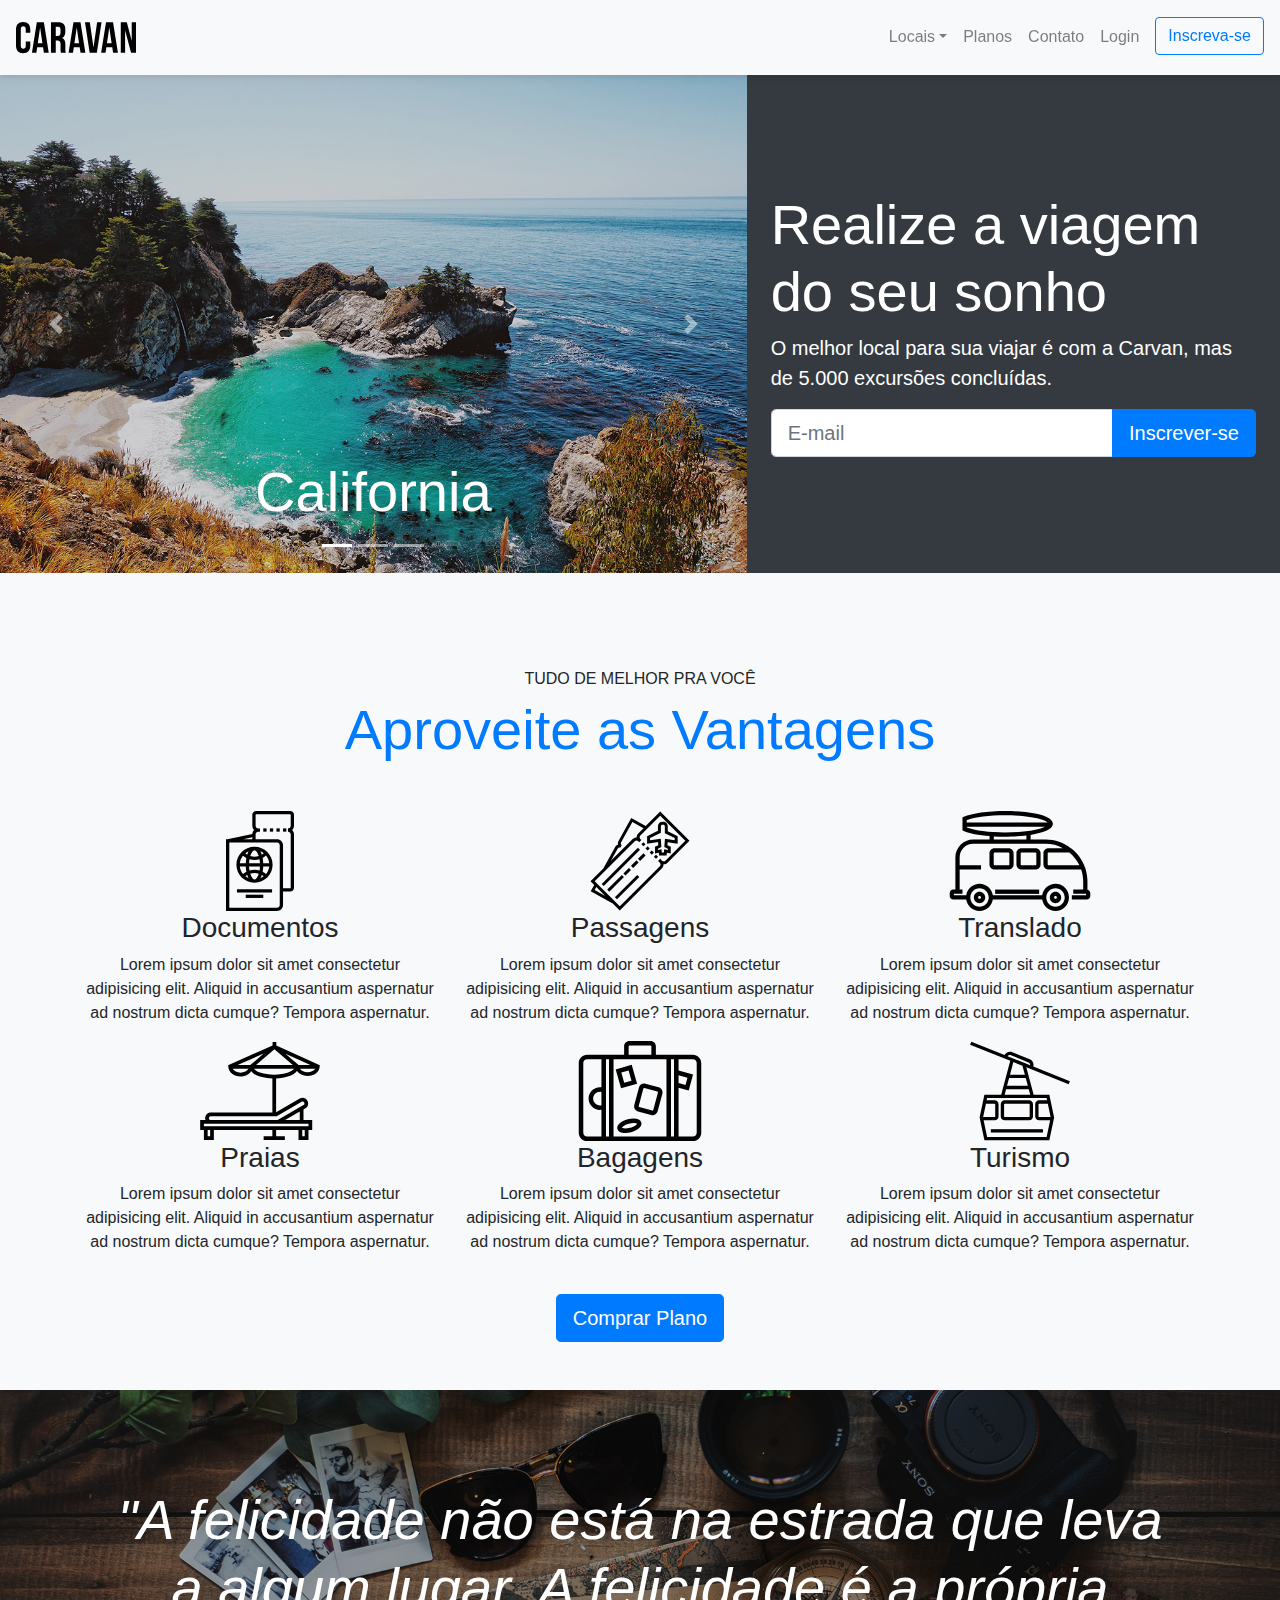
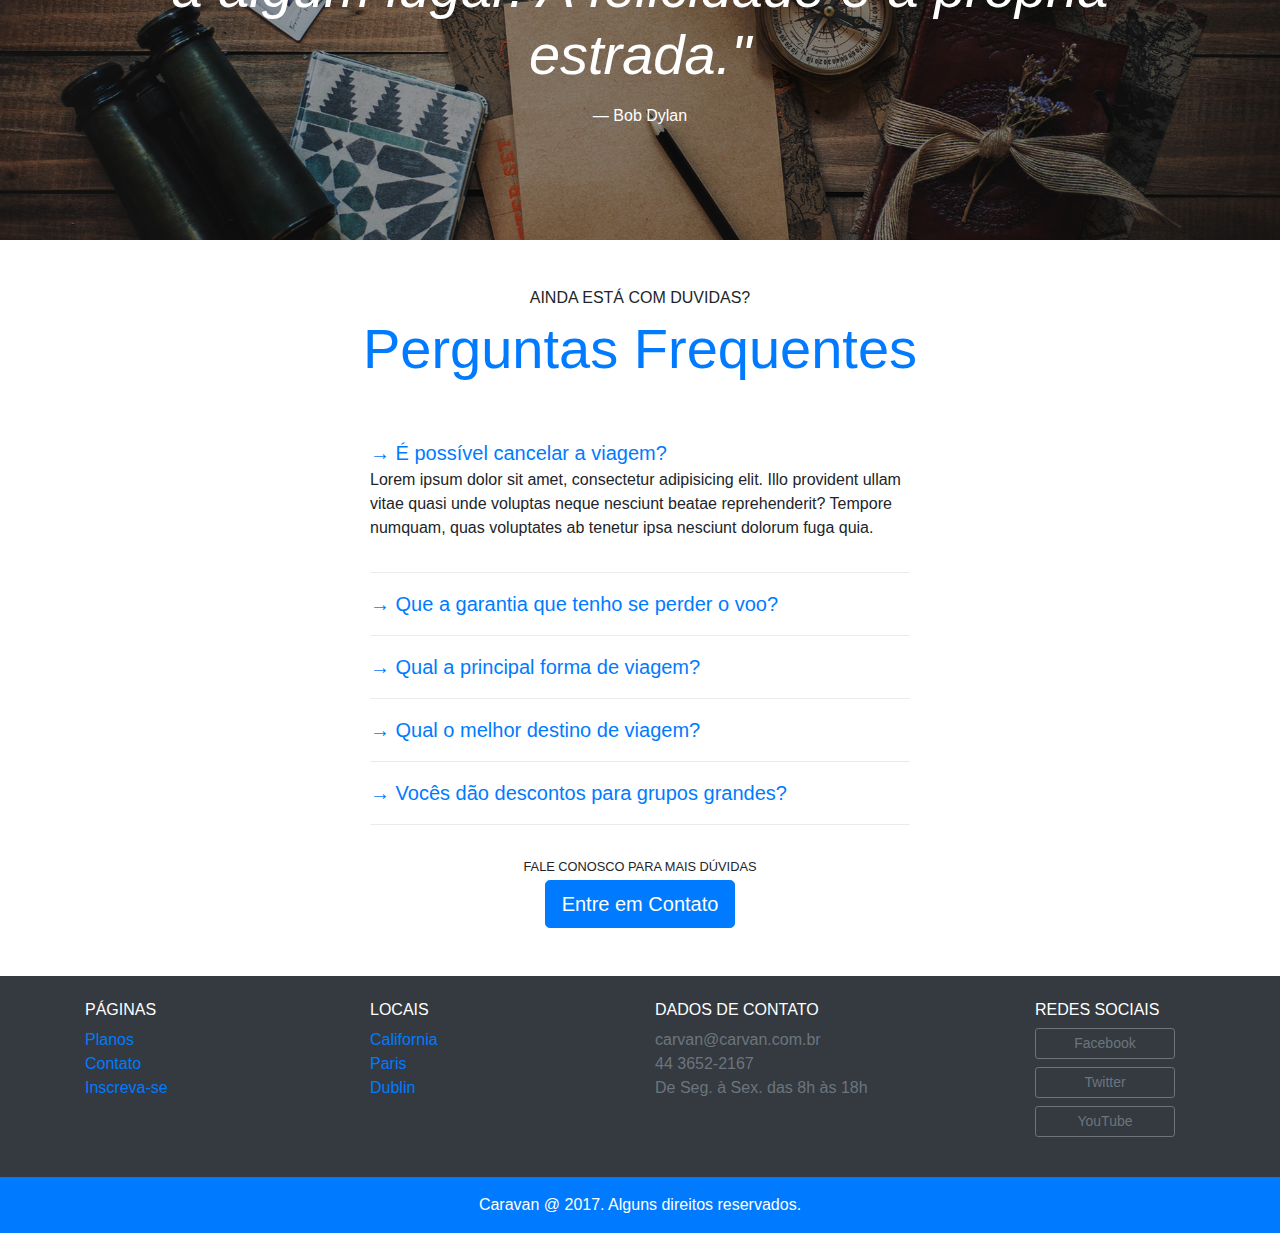
<file: index.html>
<!DOCTYPE html>
<html lang="pt-br">

<head>
    <meta charset="UTF-8">
    <meta name="viewport" content="width=device-width, initial-scale=1.0">
    <title>Carvan</title>
    <link rel="stylesheet" href="css/bootstrap.css">
    <link rel="stylesheet" href="css/style.css">

</head>

<body>

    <!-- Modal -->
    <div class="modal fade" id="modalLogin" tabindex="-1" role="dialog" aria-labelledby="modalLoginTitulo"
        aria-hidden="true">
        <div class="modal-dialog" role="document">
            <div class="modal-content">
                <div class="modal-header">
                    <h5 class="modal-title" id="modalLoginTitulo">Entre na Sua Conta</h5>
                    <button type="button" class="close" data-dismiss="modal" aria-label="Close">
                        <span aria-hidden="true">&times;</span>
                    </button>
                </div>

                <div class="modal-body">
                    <form>
                        <div class="form-group">
                            <label for="loginEmail">Email</label>
                            <input type="email" class="form-control" id="loginEmail">
                        </div>

                        <div class="form-group">
                            <label for="loginSenha">Password</label>
                            <input type="password" class="form-control" id="loginSenha">
                        </div>

                        <button type="submit" class="btn btn-primary">Entrar</button>
                        <small class="form-text text-muted">Esqueceu a senha? <a href="#">Clique aqui!</a></small>
                    </form>
                </div>
            </div>
        </div>
    </div>
    <!-- Modal -->

    <nav class="navbar navbar-expand-md navbar-light bg-light fixed-top py-3 box-shadow">
        <a href="index.html" class="navbar-brand"><img src="img/caravan.svg" alt="Caravan"></a>
        <button class="navbar-toggler" type="button" data-toggle="collapse" data-target="#navbarSupportedContent"
            aria-controls="navbarSupportedContent" aria-expanded="false" aria-label="Toggle navigation">
            <span class="navbar-toggler-icon"></span>
        </button>

        <div class="collapse navbar-collapse" id="navbarSupportedContent">
            <ul class="navbar-nav ml-auto">
                <li class="nav-item dropdown">
                    <a class="nav-link dropdown-toggle" href="#" id="navbarDropdownMenuLink" data-toggle="dropdown"
                        aria-haspopup="true" aria-expanded="false">Locais</a>
                    <div class="dropdown-menu" aria-labelledby="navbarDropdownMenuLink">
                        <a class="dropdown-item" href="local.html">California</a>
                        <a class="dropdown-item" href="local.html">Paris</a>
                        <a class="dropdown-item" href="local.html">Dublin</a>
                    </div>
                </li>
                <li class="nav-item">
                    <a href="planos.html" class="nav-link">Planos</a>
                </li>
                <li class="nav-item">
                    <a href="contato.html" class="nav-link">Contato</a>
                </li>
                <li class="nav-item">
                    <a href="#" class="nav-link" data-toggle="modal" data-target="#modalLogin">Login</a>
                </li>
                <li class="nav-item">
                    <a href="inscricao.html" class="btn btn-outline-primary ml-md-2">Inscreva-se</a>
                </li>
            </ul>
        </div>
    </nav>


    <section class="container-fluid">
        <div class="row bg-dark text-white">
            <div class="col-lg-7 p-0">
                <div id="carouselCidades" class="carousel slide" data-ride="carousel">
                    <ol class="carousel-indicators">
                        <li data-target="#carouselCidades" data-slide-to="0" class="active"></li>
                        <li data-target="#carouselCidades" data-slide-to="1"></li>
                        <li data-target="#carouselCidades" data-slide-to="2"></li>
                    </ol>
                    <div class="carousel-inner">
                        <div class="carousel-item active">
                            <img class="d-block w-100" src="img/california.jpg" alt="California">
                            <div class="carousel-caption">
                                <h4 class="display-4">California</h5>
                            </div>
                        </div>
                        <div class="carousel-item">
                            <img class="d-block w-100" src="img/paris.jpg" alt="Paris">
                            <div class="carousel-caption">
                                <h4 class="display-4">Paris</h5>
                            </div>
                        </div>
                        <div class="carousel-item">
                            <img class="d-block w-100" src="img/dublin.jpg" alt="Dublin">
                            <div class="carousel-caption">
                                <h4 class="display-4">Dublin</h5>
                            </div>
                        </div>
                    </div>
                    <a class="carousel-control-prev" href="#carouselCidades" role="button" data-slide="prev">
                        <span class="carousel-control-prev-icon" aria-hidden="true"></span>
                        <span class="sr-only">Aterior</span>
                    </a>
                    <a class="carousel-control-next" href="#carouselCidades" role="button" data-slide="next">
                        <span class="carousel-control-next-icon" aria-hidden="true"></span>
                        <span class="sr-only">Próximo</span>
                    </a>
                </div>
            </div>

            <div class="col-lg-5 align-self-center p-4">
                <h1 class="display-4">Realize a viagem do seu sonho</h1>
                <p class="lead">O melhor local para sua viajar é com a Carvan, mas de 5.000 excursões concluídas.</p>
                <form action="">
                    <div class="input-group input-group-lg">
                        <input type="text" class="form-control" placeholder="E-mail" aria-label="Email">
                        <div class="input-group-append">
                            <button class="btn btn-primary" type="button">Inscrever-se</button>
                        </div>
                    </div>
                </form>
            </div>
        </div>
    </section>


    <section class="py-5 bg-light text-center">
        <div class="container">
            <div class="my-5">
                <span class="h6 d-block">TUDO DE MELHOR PRA VOCÊ</span>
                <h2 class="display-4 text-primary">Aproveite as Vantagens</h2>
            </div>

            <div class="row">
                <div class="col-xl-4 col-md-6">
                    <div class="d-flex justify-content-center" style="height: 100px;">
                        <img src="img/icones/passaporte.svg" alt="Documentos">
                    </div>
                    <h3>Documentos</h3>
                    <p>Lorem ipsum dolor sit amet consectetur adipisicing elit. Aliquid in accusantium aspernatur ad
                        nostrum dicta cumque? Tempora aspernatur.</p>
                </div>
                <div class="col-xl-4 col-md-6">
                    <div class="d-flex justify-content-center" style="height: 100px;">
                        <img src="img/icones/passagens.svg" alt="Passagens">
                    </div>
                    <h3>Passagens</h3>
                    <p>Lorem ipsum dolor sit amet consectetur adipisicing elit. Aliquid in accusantium aspernatur ad
                        nostrum dicta cumque? Tempora aspernatur.</p>
                </div>
                <div class="col-xl-4 col-md-6">
                    <div class="d-flex justify-content-center" style="height: 100px;">
                        <img src="img/icones/translado.svg" alt="Translado">
                    </div>
                    <h3>Translado</h3>
                    <p>Lorem ipsum dolor sit amet consectetur adipisicing elit. Aliquid in accusantium aspernatur ad
                        nostrum dicta cumque? Tempora aspernatur.</p>
                </div>
                <div class="col-xl-4 col-md-6">
                    <div class="d-flex justify-content-center" style="height: 100px;">
                        <img src="img/icones/praias.svg" alt="Praias">
                    </div>
                    <h3>Praias</h3>
                    <p>Lorem ipsum dolor sit amet consectetur adipisicing elit. Aliquid in accusantium aspernatur ad
                        nostrum dicta cumque? Tempora aspernatur.</p>
                </div>
                <div class="col-xl-4 col-md-6">
                    <div class="d-flex justify-content-center" style="height: 100px;">
                        <img src="img/icones/bagagens.svg" alt="Bagagens">
                    </div>
                    <h3>Bagagens</h3>
                    <p>Lorem ipsum dolor sit amet consectetur adipisicing elit. Aliquid in accusantium aspernatur ad
                        nostrum dicta cumque? Tempora aspernatur.</p>
                </div>
                <div class="col-xl-4 col-md-6">
                    <div class="d-flex justify-content-center" style="height: 100px;">
                        <img src="img/icones/turismo.svg" alt="Turismo">
                    </div>
                    <h3>Turismo</h3>
                    <p>Lorem ipsum dolor sit amet consectetur adipisicing elit. Aliquid in accusantium aspernatur ad
                        nostrum dicta cumque? Tempora aspernatur.</p>
                </div>
            </div>

            <a href="planos.html" class="btn btn-primary btn-lg mt-4">Comprar Plano</a>
        </div>
    </section>


    <section class="p-md-5" id="home-quote">
        <blockquote class="blockquote text-center text-white p-md-5 p-3">
            <p class="display-4 "><em>"A felicidade não está na estrada que leva a algum lugar. A felicidade é a própria
                    estrada."</em></p>
            <footer class="blockquote-footer text-white">Bob Dylan</footer>
        </blockquote>
    </section>


    <section class="container">
        <div class="my-5 text-center">
            <span class="h6 d-block">AINDA ESTÁ COM DUVIDAS?</span>
            <h2 class="display-4 text-primary">Perguntas Frequentes</h2>
        </div>

        <div class="row justify-content-center">
            <div class="col-md-6" id="perguntasFrequentes" data-children=".pergunta">
                <div class="pergunta py-2">
                    <a href="#pergunta1" class="lead" data-toggle="collapse" aria-expanded="true"
                        aria-controls="pergunta1">→ É possível cancelar a viagem?</a>
                    <div id="pergunta1" class="collapse show" data-parent="#perguntasFrequentes" role="tabpanel">
                        <p>Lorem ipsum dolor sit amet, consectetur adipisicing elit. Illo provident ullam vitae quasi
                            unde voluptas neque nesciunt beatae reprehenderit? Tempore numquam, quas voluptates ab
                            tenetur ipsa nesciunt dolorum fuga quia.</p>
                    </div>
                </div>
                <div class="dropdown-divider"></div>
                <div class="pergunta py-2">
                    <a href="#pergunta2" class="lead" data-toggle="collapse" aria-expanded="false"
                        aria-controls="pergunta2">→ Que a garantia que tenho se perder o voo?</a>
                    <div id="pergunta2" class="collapse" data-parent="#perguntasFrequentes" role="tabpanel">
                        <p>Lorem ipsum dolor sit amet, consectetur adipisicing elit. Illo provident ullam vitae quasi
                            unde voluptas neque nesciunt beatae reprehenderit? Tempore numquam, quas voluptates ab
                            tenetur ipsa nesciunt dolorum fuga quia.</p>
                    </div>
                </div>
                <div class="dropdown-divider"></div>
                <div class="pergunta py-2">
                    <a href="#pergunta3" class="lead" data-toggle="collapse" aria-expanded="false"
                        aria-controls="pergunta3">→ Qual a principal forma de viagem?</a>
                    <div id="pergunta3" class="collapse" data-parent="#perguntasFrequentes" role="tabpanel">
                        <p>Lorem ipsum dolor sit amet, consectetur adipisicing elit. Illo provident ullam vitae quasi
                            unde voluptas neque nesciunt beatae reprehenderit? Tempore numquam, quas voluptates ab
                            tenetur ipsa nesciunt dolorum fuga quia.</p>
                    </div>
                </div>
                <div class="dropdown-divider"></div>
                <div class="pergunta py-2">
                    <a href="#pergunta4" class="lead" data-toggle="collapse" aria-expanded="false"
                        aria-controls="pergunta4">→ Qual o melhor destino de viagem?</a>
                    <div id="pergunta4" class="collapse" data-parent="#perguntasFrequentes" role="tabpanel">
                        <p>Lorem ipsum dolor sit amet, consectetur adipisicing elit. Illo provident ullam vitae quasi
                            unde voluptas neque nesciunt beatae reprehenderit? Tempore numquam, quas voluptates ab
                            tenetur ipsa nesciunt dolorum fuga quia.</p>
                    </div>
                </div>
                <div class="dropdown-divider"></div>
                <div class="pergunta py-2">
                    <a href="#pergunta5" class="lead" data-toggle="collapse" aria-expanded="false"
                        aria-controls="pergunta5">→ Vocês dão descontos para grupos grandes?</a>
                    <div id="pergunta5" data-parent="#perguntasFrequentes" class="collapse" role="tabpanel">
                        <p>Lorem ipsum dolor sit amet, consectetur adipisicing elit. Illo provident ullam vitae quasi
                            unde voluptas neque nesciunt beatae reprehenderit? Tempore numquam, quas voluptates ab
                            tenetur ipsa nesciunt dolorum fuga quia.</p>
                    </div>
                </div>
                <div class="dropdown-divider"></div>
            </div>
        </div>

        <div class="text-center my-4">
            <p class="small m-1">FALE CONOSCO PARA MAIS DÚVIDAS</p>
            <a href="contato.html" class="btn btn-primary btn-lg">Entre em Contato</a>
        </div>
    </section>


    <footer class="bg-dark text-white mt-5">
        <div class="container py-4">
            <div class="row">
                <div class="col-md-3 col-6">
                    <h4 class="h6">PÁGINAS</h4>
                    <ul class="list-unstyled">
                        <li><a href="planos.html">Planos</a></li>
                        <li><a href="contato.html">Contato</a></li>
                        <li><a href="inscricao.html">Inscreva-se</a></li>
                    </ul>
                </div>

                <div class="col-md-3 col-6">
                    <h4 class="h6">LOCAIS</h4>
                    <ul class="list-unstyled">
                        <li><a href="local.html">California</a></li>
                        <li><a href="local.html">Paris</a></li>
                        <li><a href="local.html">Dublin</a></li>
                    </ul>
                </div>

                <div class="col-md-4">
                    <h4 class="h6">DADOS DE CONTATO</h4>
                    <ul class="list-unstyled text-secondary">
                        <li>carvan@carvan.com.br</li>
                        <li>44 3652-2167</li>
                        <li>De Seg. à Sex. das 8h às 18h</li>
                    </ul>
                </div>

                <div class="col-md-2">
                    <h4 class="h6">REDES SOCIAIS</h4>
                    <ul class="list-unstyled">
                        <li><a href="#" class="btn btn-sm btn-outline-secondary mb-2 btn-block"
                                style="max-width: 140px;">Facebook</a></li>
                        <li><a href="#" class="btn btn-sm btn-outline-secondary mb-2 btn-block"
                                style="max-width: 140px;">Twitter</a></li>
                        <li><a href="#" class="btn btn-sm btn-outline-secondary mb-2 btn-block"
                                style="max-width: 140px;">YouTube</a></li>
                    </ul>
                </div>
            </div>
        </div>

        <div class="bg-primary text-center py-3">
            <p class="mb-0">Caravan @ 2017. Alguns direitos reservados.</p>
        </div>
    </footer>



    <script type="text/javascript" src="js/jquery-3.2.1.slim.min.js"></script>
    <script type="text/javascript" src="js/popper.min.js"></script>
    <script type="text/javascript" src="js/bootstrap.js"></script>
    <script type="text/javascript" src="js/app.js"></script>
</body>

</html>
</file>
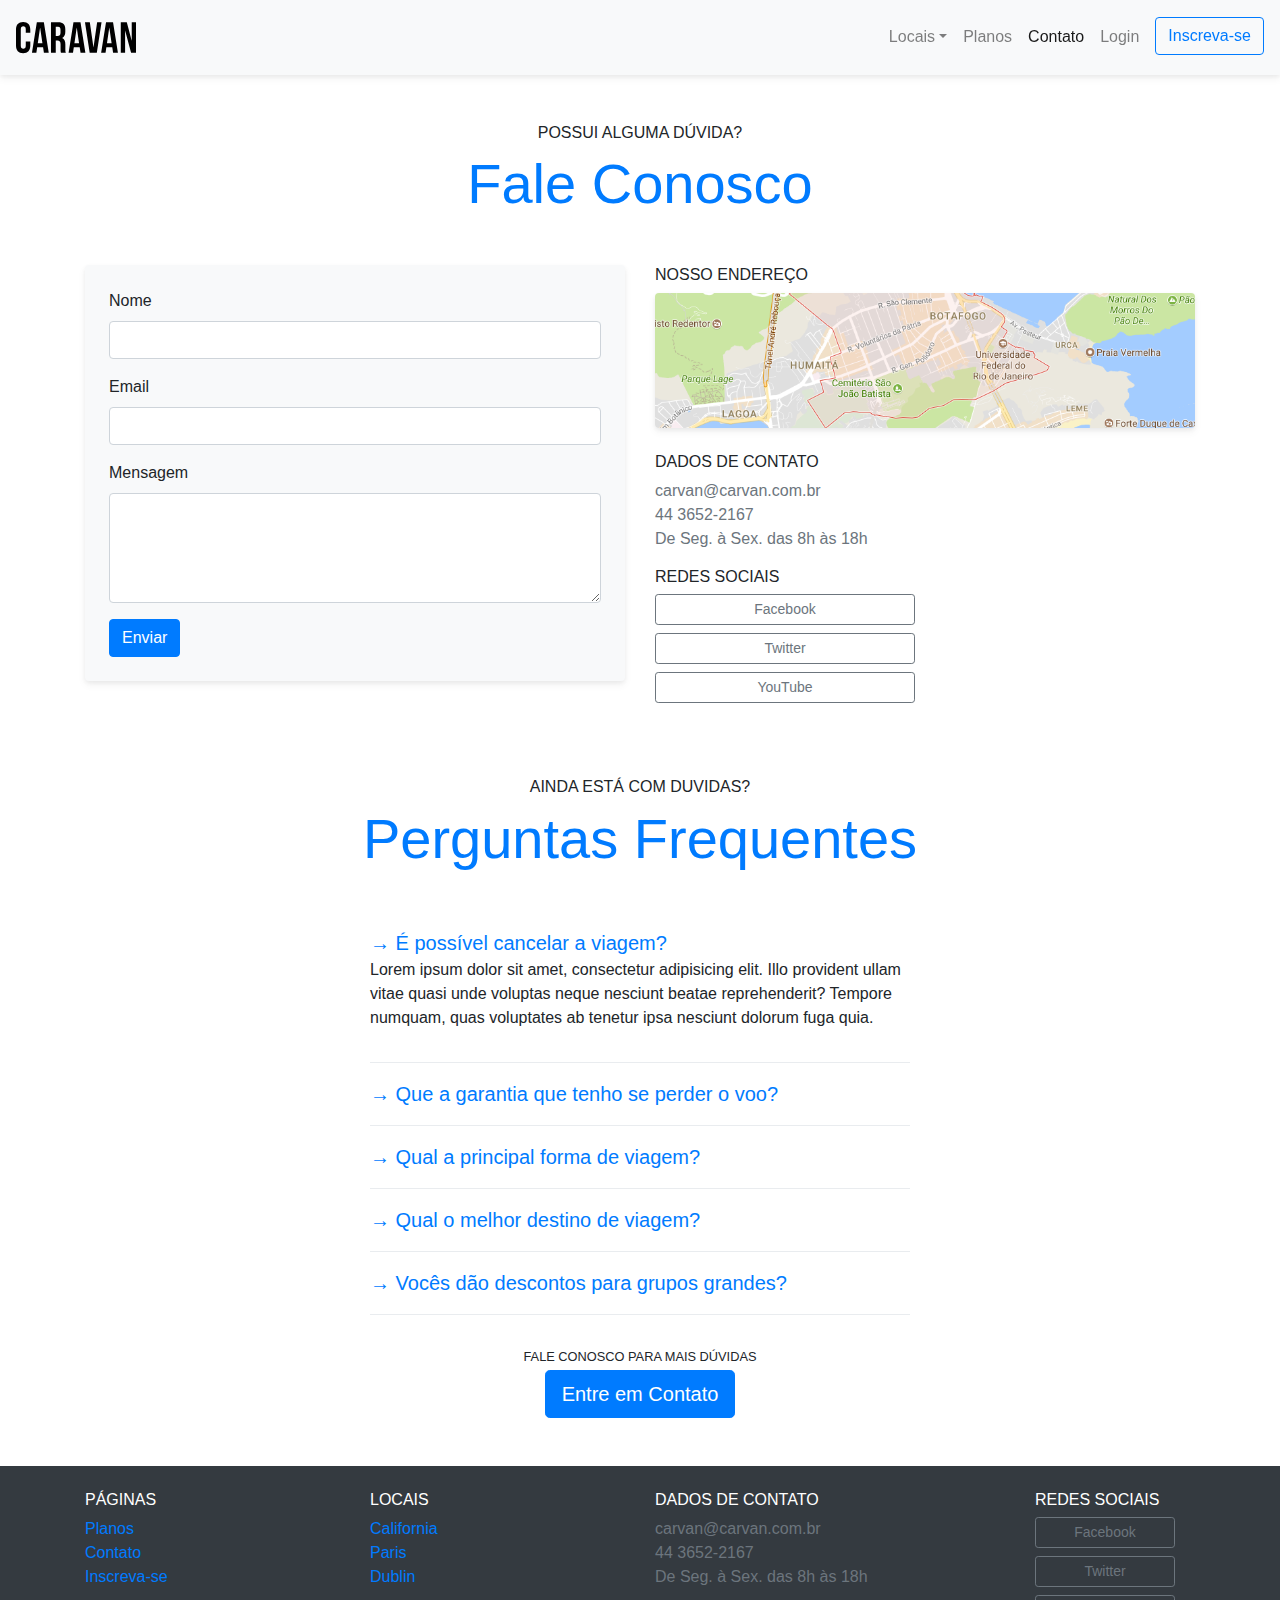
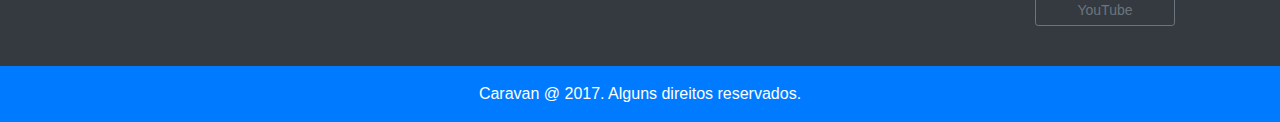
<file: contato.html>
<!DOCTYPE html>
<html lang="pt-br">
<head>
    <meta charset="UTF-8">
    <meta name="viewport" content="width=device-width, initial-scale=1.0">
    <title>Carvan - Contato</title>
    <link rel="stylesheet" href="css/bootstrap.css">
    <link rel="stylesheet" href="css/style.css">

</head>
<body>

    <!-- Modal -->
    <div class="modal fade" id="modalLogin" tabindex="-1" role="dialog" aria-labelledby="modalLoginTitulo" aria-hidden="true">
        <div class="modal-dialog" role="document">
            <div class="modal-content">
                <div class="modal-header">
                <h5 class="modal-title" id="modalLoginTitulo">Entre na Sua Conta</h5>
                <button type="button" class="close" data-dismiss="modal" aria-label="Close">
                    <span aria-hidden="true">&times;</span>
                </button>
                </div>
                   
                <div class="modal-body">
                    <form>
                        <div class="form-group">
                        <label for="loginEmail">Email</label>
                        <input type="email" class="form-control" id="loginEmail">
                        </div>

                        <div class="form-group">
                        <label for="loginSenha">Password</label>
                        <input type="password" class="form-control" id="loginSenha">
                        </div>

                        <button type="submit" class="btn btn-primary">Entrar</button>
                        <small class="form-text text-muted">Esqueceu a senha? <a href="#">Clique aqui!</a></small>
                    </form>
                </div>
            </div>
        </div>
    </div>
    <!-- Modal -->

    <nav class="navbar navbar-expand-md navbar-light bg-light fixed-top py-3 box-shadow">
        <a href="index.html" class="navbar-brand"><img src="img/caravan.svg" alt="Caravan"></a>
        <button class="navbar-toggler" type="button" data-toggle="collapse" data-target="#navbarSupportedContent" aria-controls="navbarSupportedContent" aria-expanded="false" aria-label="Toggle navigation">
            <span class="navbar-toggler-icon"></span>
        </button>
        
        <div class="collapse navbar-collapse" id="navbarSupportedContent">
            <ul class="navbar-nav ml-auto">
                <li class="nav-item dropdown">
                    <a class="nav-link dropdown-toggle" href="#" id="navbarDropdownMenuLink" data-toggle="dropdown" aria-haspopup="true" aria-expanded="false">Locais</a>
                    <div class="dropdown-menu" aria-labelledby="navbarDropdownMenuLink">
                        <a class="dropdown-item" href="local.html">California</a>
                        <a class="dropdown-item" href="local.html">Paris</a>
                        <a class="dropdown-item" href="local.html">Dublin</a>
                    </div>
                </li>
                <li class="nav-item">
                    <a href="planos.html" class="nav-link">Planos</a>
                </li>
                <li class="nav-item active">
                    <a href="contato.html" class="nav-link">Contato</a>
                </li>
                <li class="nav-item">
                    <a href="#" class="nav-link" data-toggle="modal" data-target="#modalLogin">Login</a>
                </li>
                <li class="nav-item">
                    <a href="inscricao.html" class="btn btn-outline-primary ml-md-2">Inscreva-se</a>
                </li>
            </ul>
        </div>
    </nav>


    


    <section class="container">
        <div class="my-5 text-center">
            <span class="h6 d-block">POSSUI ALGUMA DÚVIDA?</span>
            <h1 class="display-4 text-primary">Fale Conosco</h1>
        </div>
        <div class="row">
            <div class="col-lg mb-5">
                <form action="" class="bg-light rounded p-4 box-shadow">
                    <div class="form-group">
                        <label for="clienteNome">Nome</label>
                        <input type="text" class="form-control" id="clienteNome">
                      </div>
                    <div class="form-group">
                      <label for="clienteEmail">Email</label>
                      <input type="email" class="form-control" id="clienteEmail">
                    </div>
                    <div class="form-group">
                        <label for="clienteMensagem">Mensagem</label>
                        <textarea class="form-control" id="clienteMensagem" rows="4"></textarea>
                    </div>
                    <button type="submit" class="btn btn-primary">Enviar</button>
                  </form>
            </div>
            <div class="col-lg">
                <h2 class="h6">NOSSO ENDEREÇO</h2>
                <a href="#"><img src="img/mapa.png" alt="Endereço da empresa" class="img-fluid box-shadow rounded mb-4"></a>
                <h2 class="h6">DADOS DE CONTATO</h2>
                <ul class="list-unstyled text-secondary">
                    <li>carvan@carvan.com.br</li>
                    <li>44 3652-2167</li>
                    <li>De Seg. à Sex. das 8h às 18h</li>
                </ul>
            
                <h2 class="h6">REDES SOCIAIS</h2>
                <ul class="list-unstyled" style="max-width: 260px;">
                    <li><a href="#" class="btn btn-sm btn-outline-secondary mb-2 btn-block">Facebook</a></li>
                    <li><a href="#" class="btn btn-sm btn-outline-secondary mb-2 btn-block">Twitter</a></li>
                    <li><a href="#" class="btn btn-sm btn-outline-secondary mb-2 btn-block">YouTube</a></li>
                </ul>
            </div>
        </div>
    </section>
           


    <section class="container">
        <div class="my-5 text-center">
            <span class="h6 d-block">AINDA ESTÁ COM DUVIDAS?</span>
            <h2 class="display-4 text-primary">Perguntas Frequentes</h2>
        </div>

        <div class="row justify-content-center">
            <div class="col-md-6" id="perguntasFrequentes" data-children=".pergunta">
                <div class="pergunta py-2">
                    <a href="#pergunta1" class="lead" data-toggle="collapse"  aria-expanded="true" aria-controls="pergunta1">→ É possível cancelar a viagem?</a>
                    <div id="pergunta1" class="collapse show" data-parent="#perguntasFrequentes" role="tabpanel">
                        <p>Lorem ipsum dolor sit amet, consectetur adipisicing elit. Illo provident ullam vitae quasi unde voluptas neque nesciunt beatae reprehenderit? Tempore numquam, quas voluptates ab tenetur ipsa nesciunt dolorum fuga quia.</p>
                    </div>
                </div>
                <div class="dropdown-divider"></div>
                <div class="pergunta py-2">
                    <a href="#pergunta2" class="lead" data-toggle="collapse"  aria-expanded="false" aria-controls="pergunta2">→ Que a garantia que tenho se perder o voo?</a>
                    <div id="pergunta2" class="collapse" data-parent="#perguntasFrequentes" role="tabpanel">
                        <p>Lorem ipsum dolor sit amet, consectetur adipisicing elit. Illo provident ullam vitae quasi unde voluptas neque nesciunt beatae reprehenderit? Tempore numquam, quas voluptates ab tenetur ipsa nesciunt dolorum fuga quia.</p>
                    </div>
                </div>
                <div class="dropdown-divider"></div>
                <div class="pergunta py-2">
                    <a href="#pergunta3" class="lead" data-toggle="collapse"  aria-expanded="false" aria-controls="pergunta3">→ Qual a principal forma de viagem?</a>
                    <div id="pergunta3" class="collapse" data-parent="#perguntasFrequentes" role="tabpanel">
                        <p>Lorem ipsum dolor sit amet, consectetur adipisicing elit. Illo provident ullam vitae quasi unde voluptas neque nesciunt beatae reprehenderit? Tempore numquam, quas voluptates ab tenetur ipsa nesciunt dolorum fuga quia.</p>
                    </div>
                </div>
                <div class="dropdown-divider"></div>
                <div class="pergunta py-2">
                    <a href="#pergunta4" class="lead" data-toggle="collapse"  aria-expanded="false" aria-controls="pergunta4">→ Qual o melhor destino de viagem?</a>
                    <div id="pergunta4" class="collapse" data-parent="#perguntasFrequentes" role="tabpanel">
                        <p>Lorem ipsum dolor sit amet, consectetur adipisicing elit. Illo provident ullam vitae quasi unde voluptas neque nesciunt beatae reprehenderit? Tempore numquam, quas voluptates ab tenetur ipsa nesciunt dolorum fuga quia.</p>
                    </div>
                </div>
                <div class="dropdown-divider"></div>
                <div class="pergunta py-2">
                    <a href="#pergunta5" class="lead" data-toggle="collapse"  aria-expanded="false" aria-controls="pergunta5">→ Vocês dão descontos para grupos grandes?</a>
                    <div id="pergunta5" data-parent="#perguntasFrequentes" class="collapse" role="tabpanel">
                        <p>Lorem ipsum dolor sit amet, consectetur adipisicing elit. Illo provident ullam vitae quasi unde voluptas neque nesciunt beatae reprehenderit? Tempore numquam, quas voluptates ab tenetur ipsa nesciunt dolorum fuga quia.</p>
                    </div>
                </div>
                <div class="dropdown-divider"></div>
            </div>
        </div>

        <div class="text-center my-4">
            <p class="small m-1">FALE CONOSCO PARA MAIS DÚVIDAS</p>
            <a href="contato.html" class="btn btn-primary btn-lg">Entre em Contato</a>
        </div>
    </section>


    <footer class="bg-dark text-white mt-5">
        <div class="container py-4">
            <div class="row">
                <div class="col-md-3 col-6">
                    <h4 class="h6">PÁGINAS</h4>
                    <ul class="list-unstyled">
                        <li><a href="planos.html">Planos</a></li>
                        <li><a href="contato.html">Contato</a></li>
                        <li><a href="inscricao.html">Inscreva-se</a></li>
                    </ul>
                </div>

                <div class="col-md-3 col-6">
                    <h4 class="h6">LOCAIS</h4>
                    <ul class="list-unstyled">
                        <li><a href="local.html">California</a></li>
                        <li><a href="local.html">Paris</a></li>
                        <li><a href="local.html">Dublin</a></li>
                    </ul>
                </div>

                <div class="col-md-4">
                    <h4 class="h6">DADOS DE CONTATO</h4>
                    <ul class="list-unstyled text-secondary">
                        <li>carvan@carvan.com.br</li>
                        <li>44 3652-2167</li>
                        <li>De Seg. à Sex. das 8h às 18h</li>
                    </ul>
                </div>

                <div class="col-md-2">
                    <h4 class="h6">REDES SOCIAIS</h4>
                    <ul class="list-unstyled">
                        <li><a href="#" class="btn btn-sm btn-outline-secondary mb-2 btn-block" style="max-width: 140px;">Facebook</a></li>
                        <li><a href="#" class="btn btn-sm btn-outline-secondary mb-2 btn-block" style="max-width: 140px;">Twitter</a></li>
                        <li><a href="#" class="btn btn-sm btn-outline-secondary mb-2 btn-block" style="max-width: 140px;">YouTube</a></li>
                    </ul>
                </div>
            </div>
        </div>

        <div class="bg-primary text-center py-3">
            <p class="mb-0">Caravan @ 2017. Alguns direitos reservados.</p>
        </div>
    </footer>



    <script type="text/javascript" src="js/jquery-3.2.1.slim.min.js"></script>
    <script type="text/javascript" src="js/popper.min.js"></script>
    <script type="text/javascript" src="js/bootstrap.js"></script>
    <script type="text/javascript" src="js/app.js"></script>
</body>
</html>
</file>
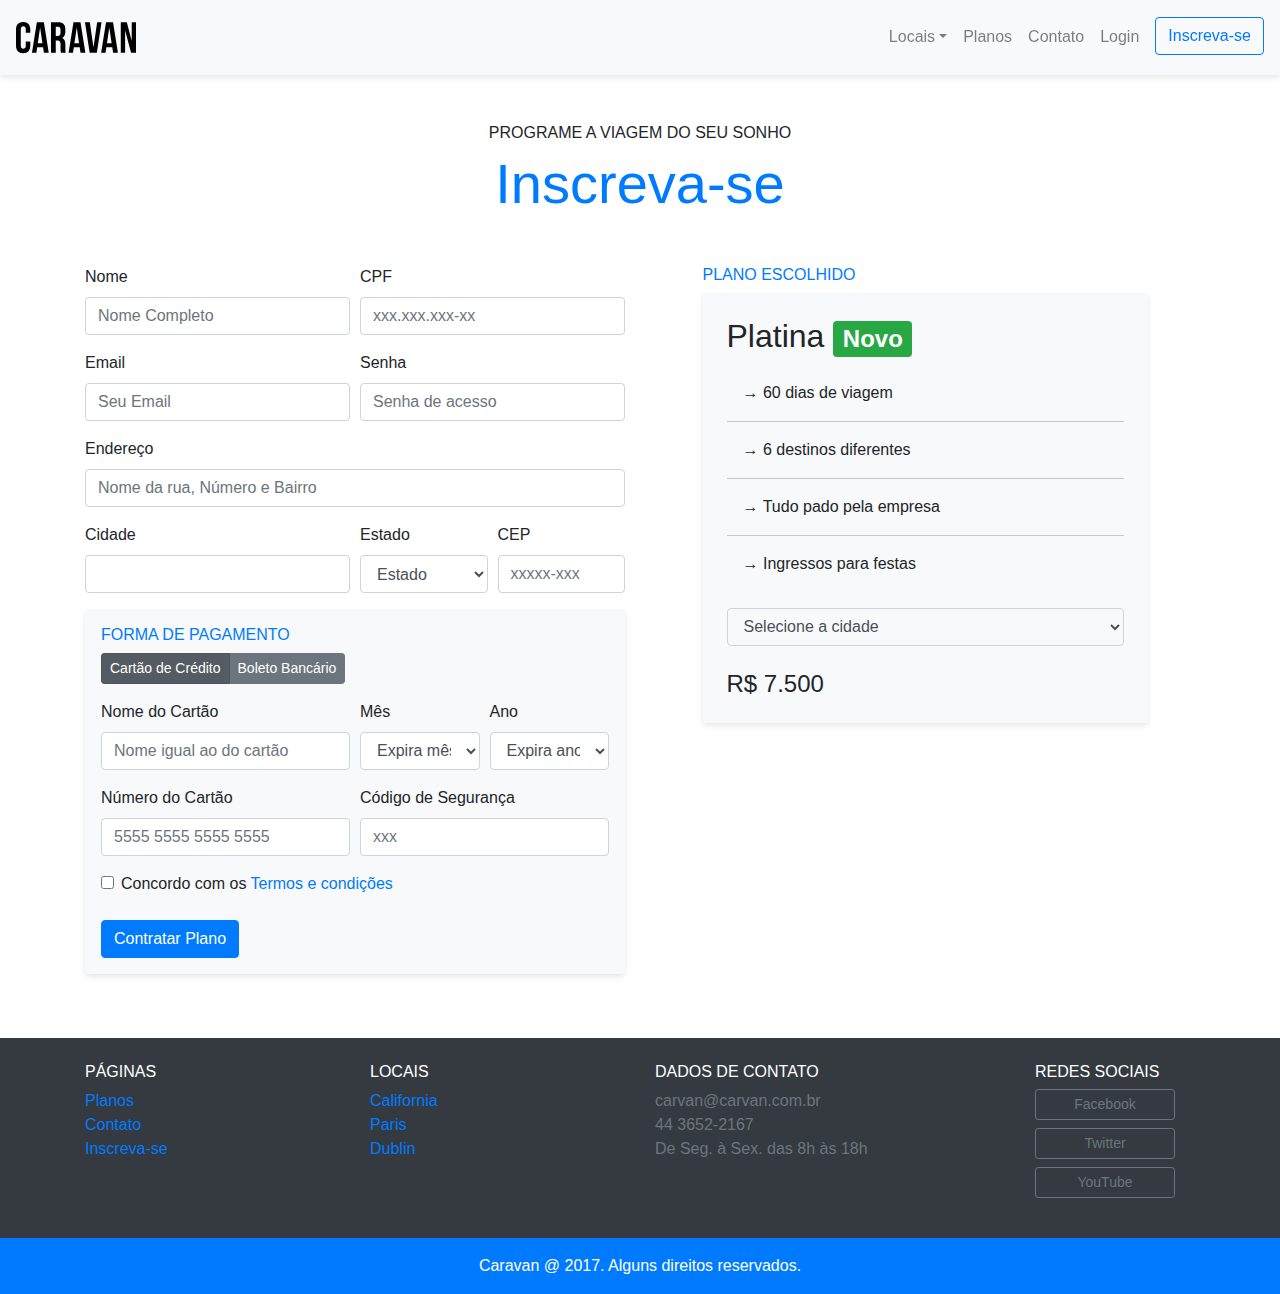
<file: inscricao.html>
<!DOCTYPE html>
<html lang="pt-br">
<head>
    <meta charset="UTF-8">
    <meta name="viewport" content="width=device-width, initial-scale=1.0">
    <title>Carvan - Inscreva-se</title>
    <link rel="stylesheet" href="css/bootstrap.css">
    <link rel="stylesheet" href="css/style.css">

</head>
<body>

    <!-- Modal -->
    <div class="modal fade" id="modalLogin" tabindex="-1" role="dialog" aria-labelledby="modalLoginTitulo" aria-hidden="true">
        <div class="modal-dialog" role="document">
            <div class="modal-content">
                <div class="modal-header">
                <h5 class="modal-title" id="modalLoginTitulo">Entre na Sua Conta</h5>
                <button type="button" class="close" data-dismiss="modal" aria-label="Close">
                    <span aria-hidden="true">&times;</span>
                </button>
                </div>
                   
                <div class="modal-body">
                    <form>
                        <div class="form-group">
                        <label for="loginEmail">Email</label>
                        <input type="email" class="form-control" id="loginEmail">
                        </div>

                        <div class="form-group">
                        <label for="loginSenha">Password</label>
                        <input type="password" class="form-control" id="loginSenha">
                        </div>

                        <button type="submit" class="btn btn-primary">Entrar</button>
                        <small class="form-text text-muted">Esqueceu a senha? <a href="#">Clique aqui!</a></small>
                    </form>
                </div>
            </div>
        </div>
    </div>
    <!-- Modal -->

    <nav class="navbar navbar-expand-md navbar-light bg-light fixed-top py-3 box-shadow">
        <a href="index.html" class="navbar-brand"><img src="img/caravan.svg" alt="Caravan"></a>
        <button class="navbar-toggler" type="button" data-toggle="collapse" data-target="#navbarSupportedContent" aria-controls="navbarSupportedContent" aria-expanded="false" aria-label="Toggle navigation">
            <span class="navbar-toggler-icon"></span>
        </button>
        
        <div class="collapse navbar-collapse" id="navbarSupportedContent">
            <ul class="navbar-nav ml-auto">
                <li class="nav-item dropdown">
                    <a class="nav-link dropdown-toggle" href="#" id="navbarDropdownMenuLink" data-toggle="dropdown" aria-haspopup="true" aria-expanded="false">Locais</a>
                    <div class="dropdown-menu" aria-labelledby="navbarDropdownMenuLink">
                        <a class="dropdown-item" href="local.html">California</a>
                        <a class="dropdown-item" href="local.html">Paris</a>
                        <a class="dropdown-item" href="local.html">Dublin</a>
                    </div>
                </li>
                <li class="nav-item">
                    <a href="planos.html" class="nav-link">Planos</a>
                </li>
                <li class="nav-item">
                    <a href="contato.html" class="nav-link">Contato</a>
                </li>
                <li class="nav-item">
                    <a href="#" class="nav-link" data-toggle="modal" data-target="#modalLogin">Login</a>
                </li>
                <li class="nav-item">
                    <a href="inscricao.html" class="btn btn-outline-primary ml-md-2">Inscreva-se</a>
                </li>
            </ul>
        </div>
    </nav>


    


    <section class="container">
        <div class="my-5 text-center">
            <span class="h6 d-block">PROGRAME A VIAGEM DO SEU SONHO</span>
            <h1 class="display-4 text-primary">Inscreva-se</h1>
        </div>

        <div class="row">
            <form class="col-lg-6" action="">
                <div class="form-row">
                    <div class="form-group col-md-6">
                        <label for="inputNome">Nome</label>
                        <input type="text" class="form-control " id="inputNome" placeholder="Nome Completo">
                    </div>
                    <div class="form-group col-md-6">
                        <label for="inputCpf">CPF</label>
                        <input type="text" class="form-control " id="inputCpf" placeholder="xxx.xxx.xxx-xx">
                    </div>
                    <div class="form-group col-md-6">
                        <label for="inputEmail">Email</label>
                        <input type="email" class="form-control " id="inputEmail" placeholder="Seu Email">
                    </div>
                    <div class="form-group col-md-6">
                        <label for="inputSenha">Senha</label>
                        <input type="password" class="form-control " id="inputSenha" placeholder="Senha de acesso">
                    </div>
                    <div class="form-group col-12">
                        <label for="inputEndereco">Endereço</label>
                        <input type="text" class="form-control " id="inputEndereco" placeholder="Nome da rua, Número e Bairro">
                    </div>
                    <div class="form-group col-md-6">
                        <label for="inputCidade">Cidade</label>
                        <input type="text" class="form-control " id="inputCidade">
                    </div>
                    <div class="form-group col-md-3 col-6">
                        <label for="inputEstado">Estado</label>
                        <select class="form-control" id="inputEstado">
                            <option>Estado</option>
                            <option>SP</option>
                            <option>RJ</option>
                            <option>MG</option>
                            <option>PR</option>
                            <option>CE</option>
                            <option>AC</option>
                          </select>
                    </div>
                    <div class="form-group col-md-3 col-6">
                        <label for="inputCep">CEP</label>
                        <input type="text" class="form-control " id="inputCep" placeholder="xxxxx-xxx">
                    </div>
                </div>


                <div class="bg-light rounded box-shadow p-3 form-group">
                    <h2 class="h6 text-primary">FORMA DE PAGAMENTO</h2>
                    <nav class="nav btn-group mb-3" id="formaPagamento" role="tablist">
                        <button type="button" class="btn btn-secondary active btn-sm" id="nav-cartao-tab" data-toggle="tab" href="#nav-cartao" role="tab" aria-controls="nav-cartao" aria-selected="true">Cartão de Crédito</button>
                        <button type="button" class="btn btn-secondary btn-sm" id="nav-boleto-tab" data-toggle="tab" href="#nav-boleto" role="tab" aria-controls="nav-boleto" aria-selected="false">Boleto Bancário</button>
                    </nav>
                    <div class="tab-content" id="formaPagmentoConteudo">
                        <div class="tab-pane fade show active" id="nav-cartao" role="tabpanel" aria-labelledby="nav-cartao-tab">
                            <div class="form-row">
                                <div class="form-group col-md-6">
                                    <label for="inputNomeCartao">Nome do Cartão</label>
                                    <input type="text" class="form-control " id="inputNomeCartao" placeholder="Nome igual ao do cartão">
                                </div>
                                <div class="form-group col-md-3 col-6">
                                    <label for="inputMes">Mês</label>
                                    <select class="form-control" id="inputMes">
                                        <option>Expira mês...</option>
                                        <option value="">01</option>
                                        <option value="">02</option>
                                        <option value="">03</option>
                                        <option value="">04</option>
                                        <option value="">05</option>
                                        <option value="">06</option>
                                        <option value="">07</option>
                                        <option value="">08</option>
                                        <option value="">09</option>
                                        <option value="">10</option>
                                        <option value="">11</option>
                                        <option value="">12</option>
                                      </select>
                                </div>
                                <div class="form-group col-md-3 col-6">
                                    <label for="inputAno">Ano</label>
                                    <select name="inputAno" id="inputAno" class="form-control">
                                        <option value="">Expira ano...</option>
                                        <option value="">2021</option>
                                        <option value="">2022</option>
                                        <option value="">2023</option>
                                        <option value="">2024</option>
                                    </select>
                                </div>
                                <div class="form-group col-md-6">
                                    <label for="inputNumero">Número do Cartão</label>
                                    <input type="text" class="form-control " id="inputNumero" placeholder="5555 5555 5555 5555">
                                </div>
                                <div class="form-group col-md-6">
                                    <label for="inputCodSeg">Código de Segurança</label>
                                    <input type="text" class="form-control " id="inputCodSeg" placeholder="xxx">
                                </div>
                            </div>
                        </div>
                        <div class="tab-pane fade show" id="nav-boleto" role="tabpanel" aria-labelledby="nav-boleto-tab">
                            <p class="lead">
                                Clique em contratar plano que enviaremos um boleto para o seu e-mail.
                            </p>
                        </div>

                        
                    </div>
                    <div class="form-check mb-4">
                        <input type="checkbox" class="form-check-input" id="exampleCheck1">
                        <label class="form-check-label" for="exampleCheck1">Concordo com os <a href="#" >Termos e condições</a></label>
                    </div>
                    <button class="btn btn-primary btn-large" type="button">
                        Contratar Plano
                    </button>
                </div>

                
            </form>

            <div class="col-lg-5 mx-auto order-first order-lg-1 mb-5">
                <h2 class="h6 text-primary">PLANO ESCOLHIDO</h2>
                <div class="bg-light roudend p-4 box-shadow">
                    <h2>Platina <span class="badge badge-success">Novo</span></h2>
                    <ul class="list-unstyled lista-plano">
                        <li>→ 60 dias de viagem</li>
                        <li>→ 6 destinos diferentes</li>
                        <li>→ Tudo pado pela empresa</li>
                        <li>→ Ingressos para festas</li>
                    </ul>
                    <form action="">
                        <div class="form-group">
                            <select class="form-control bg-light" id="inputCidades">
                                <option>Selecione a cidade</option>
                                <option>California</option>
                                <option>Paris</option>
                                <option>Dublin</option>
                            </select>
                            </div>
                    </form>
                    <div class="row mt-4">
                        <div class="col">
                            <span class="h4">R$ 7.500</span>
                        </div>
                    </div>
                </div>
            </div>

        </div>
    </section>    


    <footer class="bg-dark text-white mt-5">
        <div class="container py-4">
            <div class="row">
                <div class="col-md-3 col-6">
                    <h4 class="h6">PÁGINAS</h4>
                    <ul class="list-unstyled">
                        <li><a href="planos.html">Planos</a></li>
                        <li><a href="contato.html">Contato</a></li>
                        <li><a href="inscricao.html">Inscreva-se</a></li>
                    </ul>
                </div>

                <div class="col-md-3 col-6">
                    <h4 class="h6">LOCAIS</h4>
                    <ul class="list-unstyled">
                        <li><a href="local.html">California</a></li>
                        <li><a href="local.html">Paris</a></li>
                        <li><a href="local.html">Dublin</a></li>
                    </ul>
                </div>

                <div class="col-md-4">
                    <h4 class="h6">DADOS DE CONTATO</h4>
                    <ul class="list-unstyled text-secondary">
                        <li>carvan@carvan.com.br</li>
                        <li>44 3652-2167</li>
                        <li>De Seg. à Sex. das 8h às 18h</li>
                    </ul>
                </div>

                <div class="col-md-2">
                    <h4 class="h6">REDES SOCIAIS</h4>
                    <ul class="list-unstyled">
                        <li><a href="#" class="btn btn-sm btn-outline-secondary mb-2 btn-block" style="max-width: 140px;">Facebook</a></li>
                        <li><a href="#" class="btn btn-sm btn-outline-secondary mb-2 btn-block" style="max-width: 140px;">Twitter</a></li>
                        <li><a href="#" class="btn btn-sm btn-outline-secondary mb-2 btn-block" style="max-width: 140px;">YouTube</a></li>
                    </ul>
                </div>
            </div>
        </div>

        <div class="bg-primary text-center py-3">
            <p class="mb-0">Caravan @ 2017. Alguns direitos reservados.</p>
        </div>
    </footer>



    <script type="text/javascript" src="js/jquery-3.2.1.slim.min.js"></script>
    <script type="text/javascript" src="js/popper.min.js"></script>
    <script type="text/javascript" src="js/bootstrap.js"></script>
    <script type="text/javascript" src="js/app.js"></script>
</body>
</html>
</file>
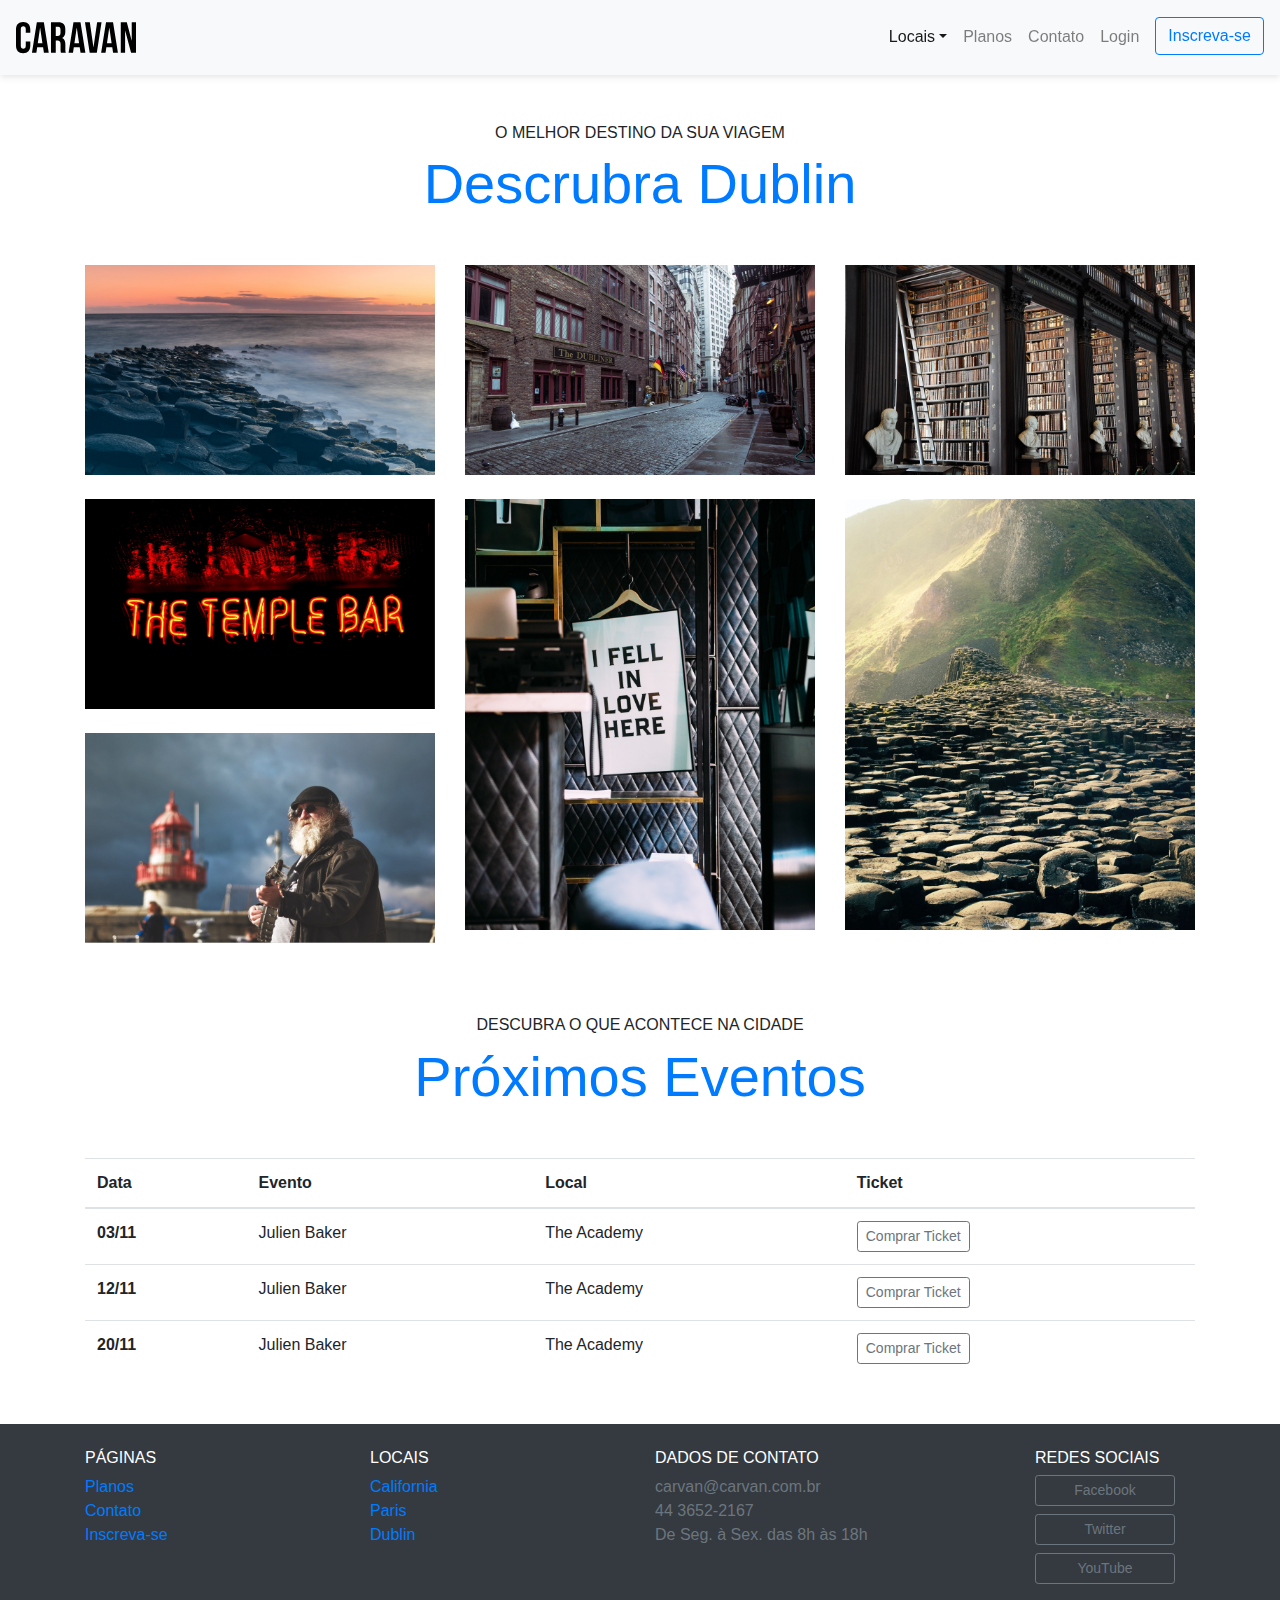
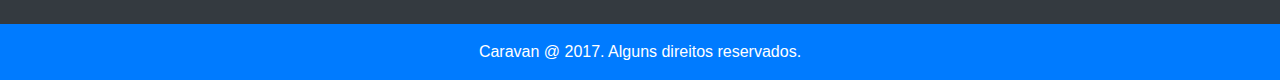
<file: local.html>
<!DOCTYPE html>
<html lang="pt-br">

<head>
    <meta charset="UTF-8">
    <meta name="viewport" content="width=device-width, initial-scale=1.0">
    <title>Carvan - Local</title>
    <link rel="stylesheet" href="css/bootstrap.css">
    <link rel="stylesheet" href="css/style.css">

</head>

<body>

    <!-- Modal -->
    <div class="modal fade" id="modalLogin" tabindex="-1" role="dialog" aria-labelledby="modalLoginTitulo"
        aria-hidden="true">
        <div class="modal-dialog" role="document">
            <div class="modal-content">
                <div class="modal-header">
                    <h5 class="modal-title" id="modalLoginTitulo">Entre na Sua Conta</h5>
                    <button type="button" class="close" data-dismiss="modal" aria-label="Close">
                        <span aria-hidden="true">&times;</span>
                    </button>
                </div>

                <div class="modal-body">
                    <form>
                        <div class="form-group">
                            <label for="loginEmail">Email</label>
                            <input type="email" class="form-control" id="loginEmail">
                        </div>

                        <div class="form-group">
                            <label for="loginSenha">Password</label>
                            <input type="password" class="form-control" id="loginSenha">
                        </div>

                        <button type="submit" class="btn btn-primary">Entrar</button>
                        <small class="form-text text-muted">Esqueceu a senha? <a href="#">Clique aqui!</a></small>
                    </form>
                </div>
            </div>
        </div>
    </div>
    <!-- Modal -->

    <nav class="navbar navbar-expand-md navbar-light bg-light fixed-top py-3 box-shadow">
        <a href="index.html" class="navbar-brand"><img src="img/caravan.svg" alt="Caravan"></a>
        <button class="navbar-toggler" type="button" data-toggle="collapse" data-target="#navbarSupportedContent"
            aria-controls="navbarSupportedContent" aria-expanded="false" aria-label="Toggle navigation">
            <span class="navbar-toggler-icon"></span>
        </button>

        <div class="collapse navbar-collapse" id="navbarSupportedContent">
            <ul class="navbar-nav ml-auto">
                <li class="nav-item dropdown">
                    <a class="nav-link dropdown-toggle active" href="#" id="navbarDropdownMenuLink"
                        data-toggle="dropdown" aria-haspopup="true" aria-expanded="false">Locais</a>
                    <div class="dropdown-menu" aria-labelledby="navbarDropdownMenuLink">
                        <a class="dropdown-item" href="local.html">California</a>
                        <a class="dropdown-item" href="local.html">Paris</a>
                        <a class="dropdown-item" href="local.html">Dublin</a>
                    </div>
                </li>
                <li class="nav-item">
                    <a href="planos.html" class="nav-link">Planos</a>
                </li>
                <li class="nav-item">
                    <a href="contato.html" class="nav-link">Contato</a>
                </li>
                <li class="nav-item">
                    <a href="#" class="nav-link" data-toggle="modal" data-target="#modalLogin">Login</a>
                </li>
                <li class="nav-item">
                    <a href="inscricao.html" class="btn btn-outline-primary ml-md-2">Inscreva-se</a>
                </li>
            </ul>
        </div>
    </nav>

    <section class="container">
        <div class="my-5 text-center">
            <span class="h6 d-block">O MELHOR DESTINO DA SUA VIAGEM</span>
            <h1 class="display-4 text-primary">Descrubra Dublin</h1>
        </div>

        <div class="row">
            <div class="col-md">
                <img class="img-fluid mb-4" src="img/local/foto-1.jpg" alt="Foto 1">
                <img class="img-fluid mb-4" src="img/local/foto-2.jpg" alt="Foto 2">
                <img class="img-fluid mb-4" src="img/local/foto-3.jpg" alt="Foto 3">
            </div>
            <div class="col-md">
                <img class="img-fluid mb-4" src="img/local/foto-4.jpg" alt="Foto 4">
                <img class="img-fluid mb-4" src="img/local/foto-5.jpg" alt="Foto 5">
            </div>
            <div class="col-md">
                <img class="img-fluid mb-4" src="img/local/foto-6.jpg" alt="Foto 6">
                <img class="img-fluid mb-4" src="img/local/foto-7.jpg" alt="Foto 7">
            </div>
        </div>
    </section>

    <section class="container">
        <div class="my-5 text-center">
            <span class="h6 d-block">DESCUBRA O QUE ACONTECE NA CIDADE</span>
            <h1 class="display-4 text-primary">Próximos Eventos</h1>
        </div>
        <table class="table table-hover teble-responsive-md">
            <thead>
                <tr>
                    <th scope="col">Data</th>
                    <th scope="col">Evento</th>
                    <th scope="col">Local</th>
                    <th scope="col">Ticket</th>
                </tr>
            </thead>
            <tbody>
                <tr>
                    <th scope="row">03/11</th>
                    <td>Julien Baker</td>
                    <td>The Academy</td>
                    <td><a href="#" class="btn btn-outline-secondary btn-sm">Comprar Ticket</a></td>
                </tr>
                <tr>
                    <th scope="row">12/11</th>
                    <td>Julien Baker</td>
                    <td>The Academy</td>
                    <td><a href="#" class="btn btn-outline-secondary btn-sm">Comprar Ticket</a></td>
                </tr>
                <tr>
                    <th scope="row">20/11</th>
                    <td>Julien Baker</td>
                    <td>The Academy</td>
                    <td><a href="#" class="btn btn-outline-secondary btn-sm">Comprar Ticket</a></td>
                </tr>
            </tbody>
        </table>
    </section>


    <footer class="bg-dark text-white mt-5">
        <div class="container py-4">
            <div class="row">
                <div class="col-md-3 col-6">
                    <h4 class="h6">PÁGINAS</h4>
                    <ul class="list-unstyled">
                        <li><a href="planos.html">Planos</a></li>
                        <li><a href="contato.html">Contato</a></li>
                        <li><a href="inscricao.html">Inscreva-se</a></li>
                    </ul>
                </div>

                <div class="col-md-3 col-6">
                    <h4 class="h6">LOCAIS</h4>
                    <ul class="list-unstyled">
                        <li><a href="local.html">California</a></li>
                        <li><a href="local.html">Paris</a></li>
                        <li><a href="local.html">Dublin</a></li>
                    </ul>
                </div>

                <div class="col-md-4">
                    <h4 class="h6">DADOS DE CONTATO</h4>
                    <ul class="list-unstyled text-secondary">
                        <li>carvan@carvan.com.br</li>
                        <li>44 3652-2167</li>
                        <li>De Seg. à Sex. das 8h às 18h</li>
                    </ul>
                </div>

                <div class="col-md-2">
                    <h4 class="h6">REDES SOCIAIS</h4>
                    <ul class="list-unstyled">
                        <li><a href="#" class="btn btn-sm btn-outline-secondary mb-2 btn-block"
                                style="max-width: 140px;">Facebook</a></li>
                        <li><a href="#" class="btn btn-sm btn-outline-secondary mb-2 btn-block"
                                style="max-width: 140px;">Twitter</a></li>
                        <li><a href="#" class="btn btn-sm btn-outline-secondary mb-2 btn-block"
                                style="max-width: 140px;">YouTube</a></li>
                    </ul>
                </div>
            </div>
        </div>

        <div class="bg-primary text-center py-3">
            <p class="mb-0">Caravan @ 2017. Alguns direitos reservados.</p>
        </div>
    </footer>



    <script type="text/javascript" src="js/jquery-3.2.1.slim.min.js"></script>
    <script type="text/javascript" src="js/popper.min.js"></script>
    <script type="text/javascript" src="js/bootstrap.js"></script>
    <script type="text/javascript" src="js/app.js"></script>
</body>

</html>
</file>
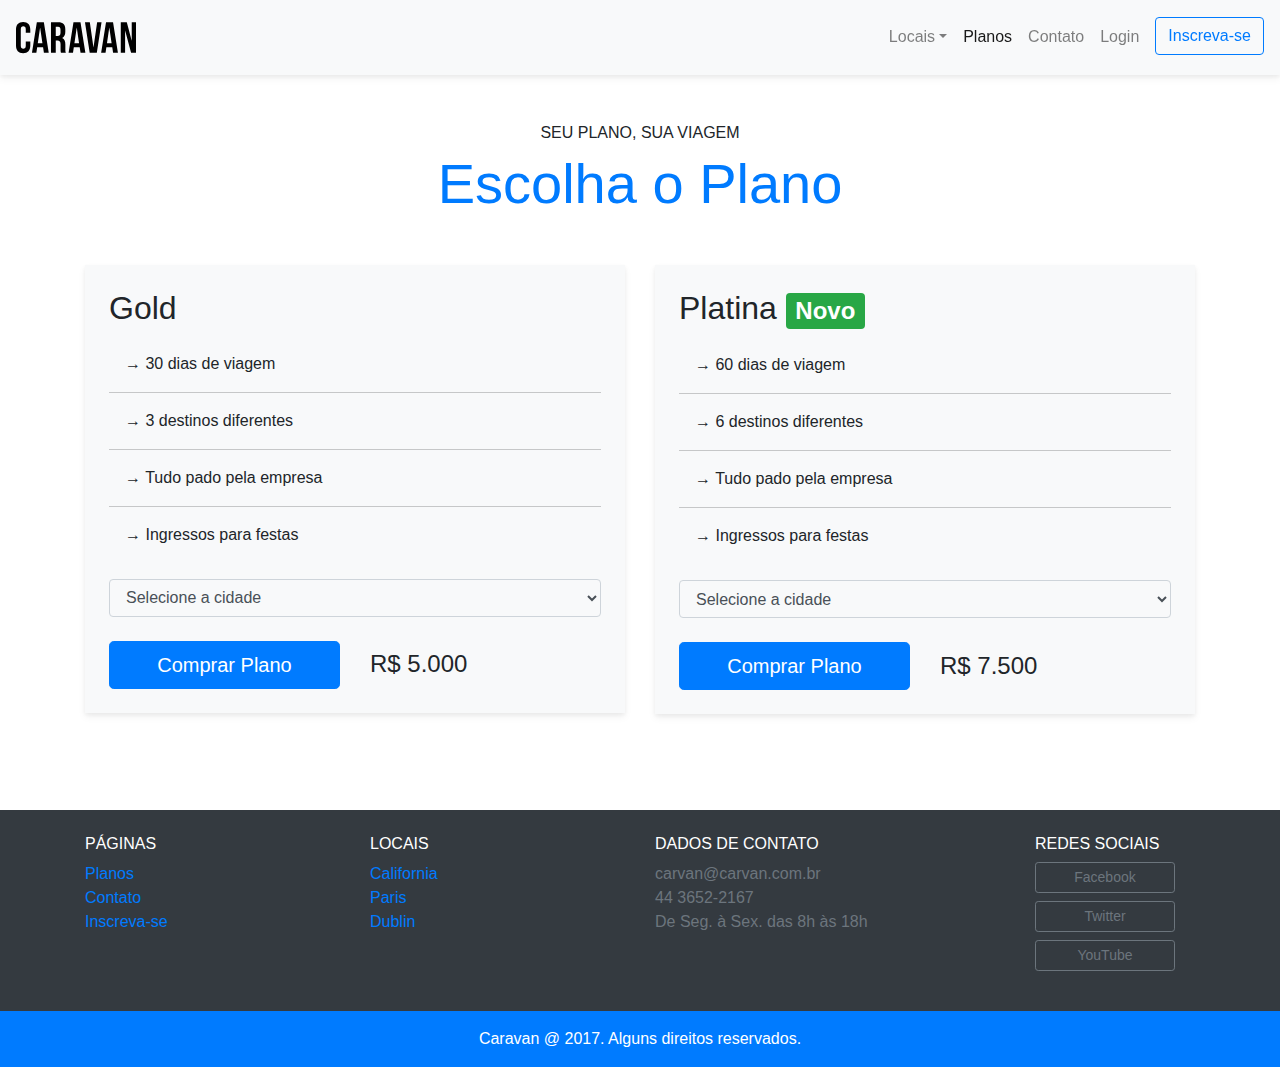
<file: planos.html>
<!DOCTYPE html>
<html lang="pt-br">
<head>
    <meta charset="UTF-8">
    <meta name="viewport" content="width=device-width, initial-scale=1.0">
    <title>Carvan - Planos</title>
    <link rel="stylesheet" href="css/bootstrap.css">
    <link rel="stylesheet" href="css/style.css">

</head>
<body>

    <!-- Modal -->
    <div class="modal fade" id="modalLogin" tabindex="-1" role="dialog" aria-labelledby="modalLoginTitulo" aria-hidden="true">
        <div class="modal-dialog" role="document">
            <div class="modal-content">
                <div class="modal-header">
                <h5 class="modal-title" id="modalLoginTitulo">Entre na Sua Conta</h5>
                <button type="button" class="close" data-dismiss="modal" aria-label="Close">
                    <span aria-hidden="true">&times;</span>
                </button>
                </div>
                   
                <div class="modal-body">
                    <form>
                        <div class="form-group">
                        <label for="loginEmail">Email</label>
                        <input type="email" class="form-control" id="loginEmail">
                        </div>

                        <div class="form-group">
                        <label for="loginSenha">Password</label>
                        <input type="password" class="form-control" id="loginSenha">
                        </div>

                        <button type="submit" class="btn btn-primary">Entrar</button>
                        <small class="form-text text-muted">Esqueceu a senha? <a href="#">Clique aqui!</a></small>
                    </form>
                </div>
            </div>
        </div>
    </div>
    <!-- Modal -->

    <!-- #region -->
    <nav class="navbar navbar-expand-md navbar-light bg-light fixed-top py-3 box-shadow">
        <a href="index.html" class="navbar-brand"><img src="img/caravan.svg" alt="Caravan"></a>
        <button class="navbar-toggler" type="button" data-toggle="collapse" data-target="#navbarSupportedContent" aria-controls="navbarSupportedContent" aria-expanded="false" aria-label="Toggle navigation">
            <span class="navbar-toggler-icon"></span>
        </button>
        
        <div class="collapse navbar-collapse" id="navbarSupportedContent">
            <ul class="navbar-nav ml-auto">
                <li class="nav-item dropdown">
                    <a class="nav-link dropdown-toggle " href="#" id="navbarDropdownMenuLink" data-toggle="dropdown" aria-haspopup="true" aria-expanded="false">Locais</a>
                    <div class="dropdown-menu" aria-labelledby="navbarDropdownMenuLink">
                        <a class="dropdown-item" href="local.html">California</a>
                        <a class="dropdown-item" href="local.html">Paris</a>
                        <a class="dropdown-item" href="local.html">Dublin</a>
                    </div>
                </li>
                <li class="nav-item">
                    <a href="planos.html" class="nav-link active">Planos</a>
                </li>
                <li class="nav-item">
                    <a href="contato.html" class="nav-link">Contato</a>
                </li>
                <li class="nav-item">
                    <a href="#" class="nav-link" data-toggle="modal" data-target="#modalLogin">Login</a>
                </li>
                <li class="nav-item">
                    <a href="inscricao.html" class="btn btn-outline-primary ml-md-2">Inscreva-se</a>
                </li>
            </ul>
        </div>
    </nav>
<!-- #endregion -->



    <section class="container">
        <div class="my-5 text-center">
            <span class="h6 d-block">SEU PLANO, SUA VIAGEM</span>
            <h1 class="display-4 text-primary">Escolha o Plano</h1>
        </div>
        
        <div class="row">
            <div class="col-md mb-5">
                <div class="bg-light roudend p-4 box-shadow">
                    <h2>Gold</h2>
                    <ul class="list-unstyled lista-plano">
                        <li>→ 30 dias de viagem</li>
                        <li>→ 3 destinos diferentes</li>
                        <li>→ Tudo pado pela empresa</li>
                        <li>→ Ingressos para festas</li>
                    </ul>
                    <form action="">
                        <div class="form-group">
                            <select class="form-control bg-light" id="inputCidades">
                              <option>Selecione a cidade</option>
                              <option>California</option>
                              <option>Paris</option>
                              <option>Dublin</option>
                            </select>
                          </div>
                    </form>
                    <div class="row mt-4 align-items-center">
                        <div class="col">
                            <a href="#" class="btn btn-lg btn-primary btn-block">Comprar Plano</a>
                        </div>
                        <div class="col">
                            <span class="h4">R$ 5.000</span>
                        </div>
                    </div>
                </div>
            </div>

            <div class="col-md mb-5">
                <div class="bg-light roudend p-4 box-shadow">
                    <h2>Platina <span class="badge badge-success">Novo</span></h2>
                    <ul class="list-unstyled lista-plano">
                        <li><span data-toggle="tooltip" data-placement="top" title="Isso mesmo, são 60 dias totais durante a viagem.">→ 60 dias de viagem</span></li>
                        <li>→ 6 destinos diferentes</li>
                        <li>→ Tudo pado pela empresa</li>
                        <li>→ Ingressos para festas</li>
                    </ul>
                    <form action="">
                        <div class="form-group">
                            <select class="form-control bg-light" id="inputCidades">
                              <option>Selecione a cidade</option>
                              <option>California</option>
                              <option>Paris</option>
                              <option>Dublin</option>
                            </select>
                          </div>
                    </form>
                    <div class="row mt-4 align-items-center">
                        <div class="col">
                            <a href="#" class="btn btn-lg btn-primary btn-block">Comprar Plano</a>
                        </div>
                        <div class="col">
                            <span class="h4">R$ 7.500</span>
                        </div>
                    </div>
                </div>
            </div>
        </div>
    </section>

    
        
<!-- #footer -->
    <footer class="bg-dark text-white mt-5">
        <div class="container py-4">
            <div class="row">
                <div class="col-md-3 col-6">
                    <h4 class="h6">PÁGINAS</h4>
                    <ul class="list-unstyled">
                        <li><a href="planos.html">Planos</a></li>
                        <li><a href="contato.html">Contato</a></li>
                        <li><a href="inscricao.html">Inscreva-se</a></li>
                    </ul>
                </div>

                <div class="col-md-3 col-6">
                    <h4 class="h6">LOCAIS</h4>
                    <ul class="list-unstyled">
                        <li><a href="local.html">California</a></li>
                        <li><a href="local.html">Paris</a></li>
                        <li><a href="local.html">Dublin</a></li>
                    </ul>
                </div>

                <div class="col-md-4">
                    <h4 class="h6">DADOS DE CONTATO</h4>
                    <ul class="list-unstyled text-secondary">
                        <li>carvan@carvan.com.br</li>
                        <li>44 3652-2167</li>
                        <li>De Seg. à Sex. das 8h às 18h</li>
                    </ul>
                </div>

                <div class="col-md-2">
                    <h4 class="h6">REDES SOCIAIS</h4>
                    <ul class="list-unstyled">
                        <li><a href="#" class="btn btn-sm btn-outline-secondary mb-2 btn-block" style="max-width: 140px;">Facebook</a></li>
                        <li><a href="#" class="btn btn-sm btn-outline-secondary mb-2 btn-block" style="max-width: 140px;">Twitter</a></li>
                        <li><a href="#" class="btn btn-sm btn-outline-secondary mb-2 btn-block" style="max-width: 140px;">YouTube</a></li>
                    </ul>
                </div>
            </div>
        </div>

        <div class="bg-primary text-center py-3">
            <p class="mb-0">Caravan @ 2017. Alguns direitos reservados.</p>
        </div>
    </footer>



    <script type="text/javascript" src="js/jquery-3.2.1.slim.min.js"></script>
    <script type="text/javascript" src="js/popper.min.js"></script>
    <script type="text/javascript" src="js/bootstrap.js"></script>
    <script type="text/javascript" src="js/app.js"></script>
</body>
</html>
</file>
<file: css/style.css>
body{
    padding-top: 75px;
}

.box-shadow{
    box-shadow: 0 2px 4px 0 rgba(0, 0, 0, .05),
                0 4px 8px 0 rgba(0, 0, 0, .05);
}

#home-quote{
    background: url(../img/bg-quote.jpg) center center;
    background-size: cover;
}

.lista-plano li + li{
    border-top: 1px solid rgba(0, 0, 0, .2);
}

.lista-plano li{
    padding: 1rem;
}



@media (max-width: 767px){
    body {
        padding-top: 0px;
    }

    .fixed-top{
        position: relative;
    }

    #home-quote .display-4{
        font-size: 2.5rem;
    }
}
</file>
